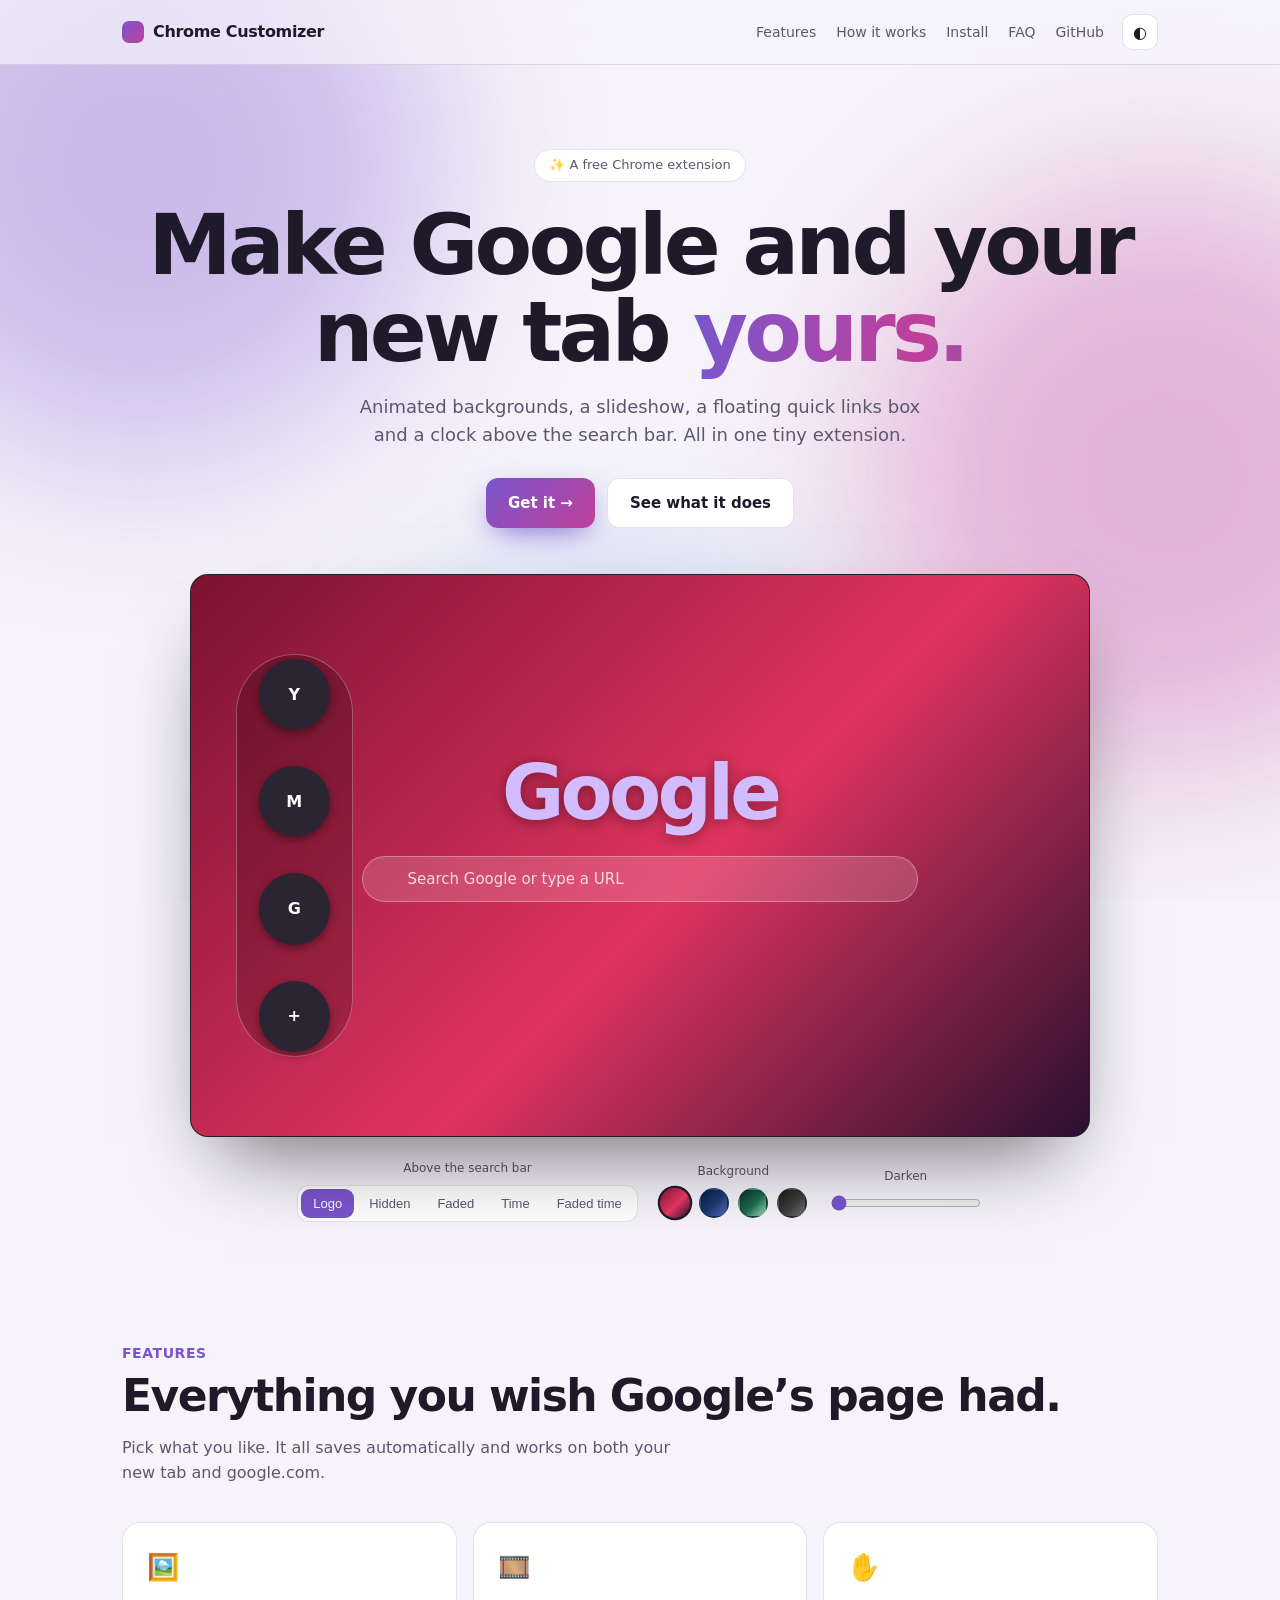
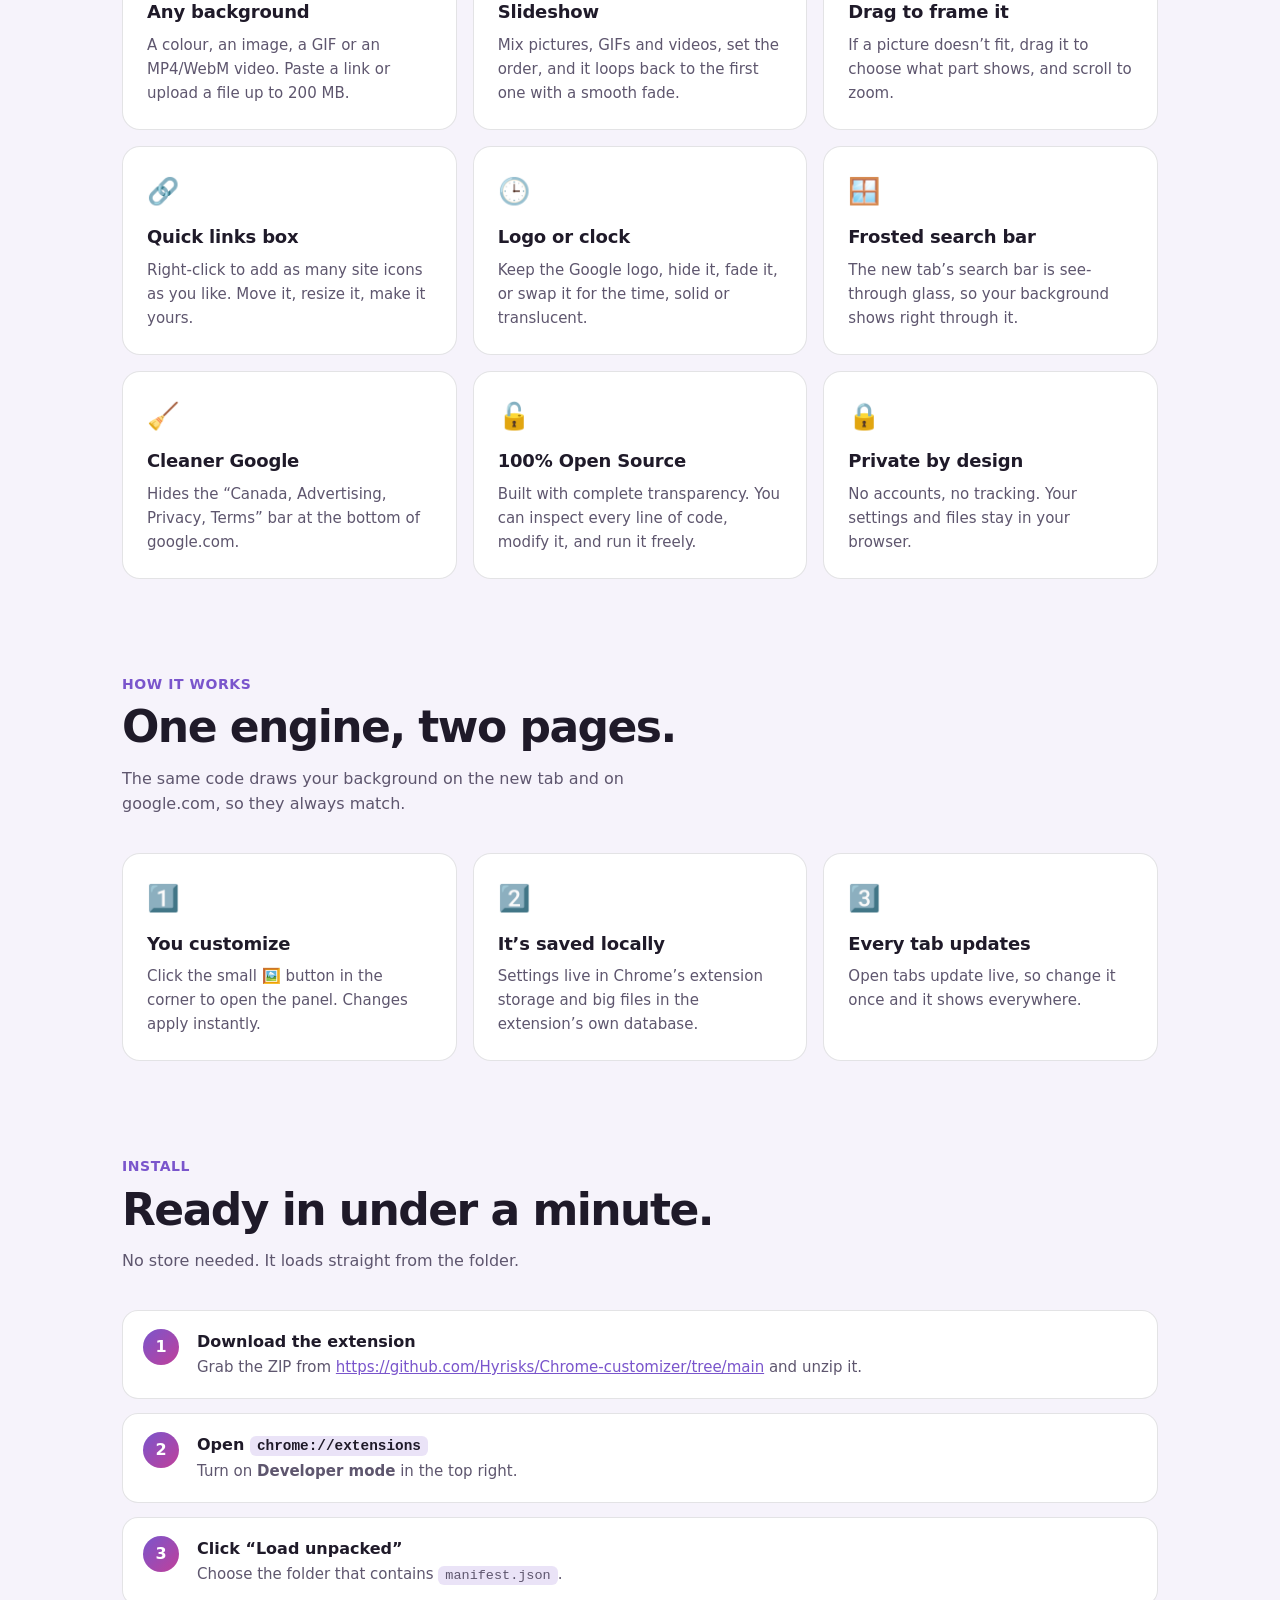
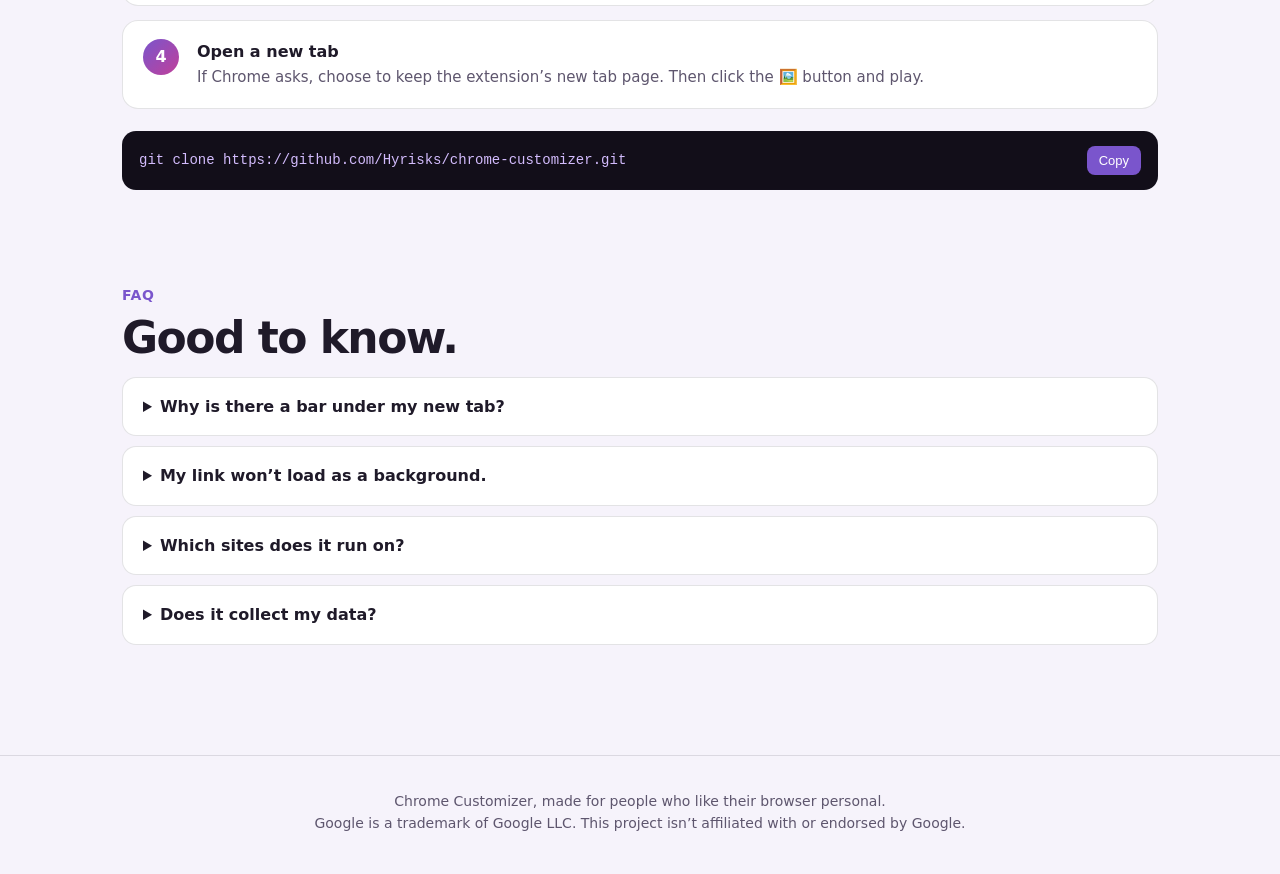
<file: index.html>
<!DOCTYPE html>
<html lang="en">
<head>
<link rel="icon" type="image/png" sizes="32x32" href="/favicon-32x32.png">
<link rel="icon" type="image/png" sizes="16x16" href="/favicon-16x16.png">
<link rel="apple-touch-icon" sizes="180x180" href="/apple-touch-icon.png">
<meta charset="utf-8">
<meta name="viewport" content="width=device-width, initial-scale=1, viewport-fit=cover">
<title>Chrome Customizer: make Google and your new tab yours</title>
<meta name="description" content="A Chrome extension for animated backgrounds, slideshows, a quick links box and a clock on Google and your new tab.">
<style>
:root{--bg:#f6f3fb;--surface:#fff;--text:#1f1a29;--muted:#5e566e;--line:rgba(31,26,41,.12);--accent:#7a55cc;--accent2:#c0409a;--lav:#6b46c1;--blob:.35;
  box-sizing:border-box;padding-top:env(safe-area-inset-top,0px);padding-bottom:env(safe-area-inset-bottom,0px)}
@media(prefers-color-scheme:dark){:root:not([data-theme="light"]){--bg:#15111d;--surface:#211b2d;--text:#f3eefb;--muted:#a79fb8;--line:rgba(255,255,255,.1);--accent:#8e6bd8;--accent2:#e0529c;--lav:#d3bcfd;--blob:.5}}
:root[data-theme="dark"]{--bg:#15111d;--surface:#211b2d;--text:#f3eefb;--muted:#a79fb8;--line:rgba(255,255,255,.1);--accent:#8e6bd8;--accent2:#e0529c;--lav:#d3bcfd;--blob:.5}
html{scroll-behavior:smooth;scroll-padding-top:calc(72px + env(safe-area-inset-top,0px))}
*{box-sizing:border-box}
body{margin:0;background:var(--bg);color:var(--text);font:16px/1.6 "Segoe UI",system-ui,-apple-system,Arial,sans-serif;overflow-x:hidden}
a{color:inherit}
.wrap{max-width:1080px;margin:0 auto;padding:0 22px}
/* aurora background */
.aurora{position:fixed;inset:0;z-index:0;pointer-events:none;overflow:hidden}
.aurora i{position:absolute;width:46vmax;height:46vmax;border-radius:50%;filter:blur(90px);opacity:var(--blob);animation:drift 22s ease-in-out infinite alternate}
.aurora i:nth-child(1){background:var(--accent);left:-12vmax;top:-10vmax}
.aurora i:nth-child(2){background:var(--accent2);right:-14vmax;top:20vh;animation-duration:28s}
.aurora i:nth-child(3){background:#3a7bd5;left:25vw;bottom:-22vmax;animation-duration:34s}
@keyframes drift{to{transform:translate(8vmax,6vmax) scale(1.15)}}
#glow{position:fixed;width:340px;height:340px;margin:-170px 0 0 -170px;border-radius:50%;background:radial-gradient(circle,var(--accent) 0,transparent 65%);opacity:.18;pointer-events:none;z-index:0;left:-400px;top:-400px}
main,header,footer{position:relative;z-index:1}
/* nav */
nav{position:sticky;top:0;z-index:20;backdrop-filter:blur(14px);-webkit-backdrop-filter:blur(14px);background:color-mix(in srgb,var(--bg) 70%,transparent);border-bottom:1px solid var(--line);padding-top:env(safe-area-inset-top,0px)}
nav .wrap{display:flex;align-items:center;gap:18px;height:64px}
.brand{font-weight:700;letter-spacing:-.02em;text-decoration:none;display:flex;align-items:center;gap:9px}
.logo-dot{width:22px;height:22px;border-radius:7px;background:linear-gradient(135deg,var(--accent),var(--accent2))}
nav .links{margin-left:auto;display:flex;gap:20px;font-size:14px}
nav .links a{text-decoration:none;color:var(--muted)}nav .links a:hover{color:var(--text)}
.iconbtn{background:var(--surface);border:1px solid var(--line);color:var(--text);border-radius:10px;width:36px;height:36px;cursor:pointer;font-size:16px}
@media(max-width:640px){nav .links a:not(.keep){display:none}}
/* buttons */
.btn{display:inline-flex;align-items:center;gap:8px;padding:12px 22px;border-radius:12px;font-weight:600;text-decoration:none;border:1px solid var(--line);background:var(--surface);cursor:pointer;font-size:15px;transition:transform .15s,box-shadow .2s}
.btn:hover{transform:translateY(-2px)}
.btn.primary{background:linear-gradient(135deg,var(--accent),var(--accent2));color:#fff;border:0;box-shadow:0 10px 30px -10px var(--accent)}
/* hero */
.hero{text-align:center;padding:84px 0 36px}
.pill{display:inline-block;padding:5px 14px;border:1px solid var(--line);border-radius:99px;font-size:13px;color:var(--muted);background:var(--surface)}
h1{font-size:clamp(40px,7.5vw,84px);line-height:1.04;letter-spacing:-.045em;margin:20px 0 16px}
.grad{background:linear-gradient(90deg,var(--accent),var(--accent2),#3a7bd5,var(--accent));background-size:250% 100%;-webkit-background-clip:text;background-clip:text;color:transparent;animation:shine 8s linear infinite}
@keyframes shine{to{background-position:250% 0}}
.hero p.lead{max-width:600px;margin:0 auto 28px;color:var(--muted);font-size:18px}
.cta{display:flex;gap:12px;justify-content:center;flex-wrap:wrap}
/* demo */
.stage{perspective:1200px;margin:46px auto 0;max-width:900px}
.mock{position:relative;aspect-ratio:16/10;border-radius:18px;overflow:hidden;border:1px solid var(--line);box-shadow:0 40px 80px -30px rgba(0,0,0,.6);transition:transform .15s;background:#222}
.mock .bg{position:absolute;inset:0;transition:background .6s}
.mock .dim{position:absolute;inset:0;background:#000;opacity:0;transition:opacity .2s}
.mock .center{position:absolute;inset:0;display:flex;flex-direction:column;align-items:center;justify-content:center;gap:5%;padding-bottom:6%}
.m-logo{font-size:clamp(30px,8vw,76px);font-weight:600;letter-spacing:-.05em;line-height:1;color:#d3bcfd;text-shadow:0 2px 14px rgba(0,0,0,.4);transition:opacity .3s;font-variant-numeric:tabular-nums}
.m-search{width:62%;height:clamp(24px,5.4vw,46px);border-radius:99px;background:rgba(255,255,255,.16);border:1px solid rgba(255,255,255,.3);backdrop-filter:blur(10px);-webkit-backdrop-filter:blur(10px);display:flex;align-items:center;padding:0 5%;color:rgba(255,255,255,.8);font-size:clamp(9px,1.7vw,15px)}
.m-box{position:absolute;left:5%;top:14%;bottom:14%;width:13%;border:1px solid rgba(255,255,255,.28);border-radius:99px;background:rgba(0,0,0,.2);display:flex;flex-direction:column;align-items:center;justify-content:center;gap:9%}
.m-box b{width:62%;aspect-ratio:1;border-radius:50%;background:#2a2433;color:#fff;display:grid;place-items:center;font-size:clamp(8px,1.8vw,16px);box-shadow:0 3px 8px rgba(0,0,0,.4);animation:bob 3.5s ease-in-out infinite}
.m-box b:nth-child(2){animation-delay:.5s}.m-box b:nth-child(3){animation-delay:1s}.m-box b:nth-child(4){animation-delay:1.5s}
@keyframes bob{50%{transform:translateY(-5px)}}
.controls{display:flex;flex-wrap:wrap;gap:22px;justify-content:center;margin-top:22px;align-items:center}
.grp{display:flex;flex-direction:column;gap:7px;align-items:center}
.grp small{color:var(--muted);font-size:12px}
.seg{display:flex;gap:3px;background:var(--surface);border:1px solid var(--line);border-radius:12px;padding:3px;flex-wrap:wrap;justify-content:center}
.seg button{border:0;background:none;color:var(--muted);padding:7px 12px;border-radius:9px;cursor:pointer;font-size:13px}
.seg button.on{background:var(--accent);color:#fff}
.sw{display:flex;gap:9px}.sw button{width:30px;height:30px;border-radius:50%;border:2px solid var(--line);cursor:pointer;transition:transform .15s}
.sw button.on{border-color:var(--text);transform:scale(1.15)}
input[type=range]{accent-color:var(--accent);width:150px}
/* sections */
section{padding:84px 0 10px}
.eyebrow{color:var(--accent);font-weight:600;font-size:14px;letter-spacing:.04em}
h2{font-size:clamp(28px,4.6vw,44px);letter-spacing:-.035em;line-height:1.1;margin:8px 0 14px}
.sub{color:var(--muted);max-width:560px;margin:0 0 36px}
.grid{display:grid;grid-template-columns:repeat(auto-fit,minmax(250px,1fr));gap:16px}
.card{position:relative;background:var(--surface);border:1px solid var(--line);border-radius:18px;padding:24px;overflow:hidden;transition:transform .2s}
.card:hover{transform:translateY(-4px)}
.card::before{content:"";position:absolute;inset:0;background:radial-gradient(260px circle at var(--mx,50%) var(--my,0%),color-mix(in srgb,var(--accent) 28%,transparent),transparent 70%);opacity:0;transition:opacity .25s}
.card:hover::before{opacity:1}
.card>*{position:relative}
.card .ic{font-size:26px;margin-bottom:10px}
.card h3{margin:0 0 6px;font-size:18px;letter-spacing:-.01em}
.card p{margin:0;color:var(--muted);font-size:15px}
/* steps */
.steps{counter-reset:s;display:grid;gap:14px}
.step{display:flex;gap:18px;align-items:flex-start;background:var(--surface);border:1px solid var(--line);border-radius:16px;padding:18px 20px}
.step::before{counter-increment:s;content:counter(s);flex:none;width:36px;height:36px;border-radius:50%;display:grid;place-items:center;font-weight:700;color:#fff;background:linear-gradient(135deg,var(--accent),var(--accent2))}
.step b{display:block}.step span{color:var(--muted);font-size:15px}
code{font-family:ui-monospace,Consolas,monospace;background:color-mix(in srgb,var(--accent) 16%,transparent);padding:2px 7px;border-radius:6px;font-size:.9em}
.term{display:flex;align-items:center;gap:10px;margin-top:22px;background:#120e19;color:#d3bcfd;border:1px solid var(--line);border-radius:14px;padding:14px 16px;font-family:ui-monospace,Consolas,monospace;font-size:14px;overflow-x:auto}
.term span{flex:1;white-space:nowrap}
.term button{background:var(--accent);color:#fff;border:0;border-radius:8px;padding:7px 12px;cursor:pointer;font-size:13px}
/* faq */
details{background:var(--surface);border:1px solid var(--line);border-radius:14px;padding:16px 20px;margin-bottom:10px}
summary{cursor:pointer;font-weight:600}
details p{color:var(--muted);margin:10px 0 0}
footer{margin-top:90px;border-top:1px solid var(--line);padding:34px 0 calc(40px + env(safe-area-inset-bottom,0px));color:var(--muted);font-size:14px;text-align:center}
/* reveal */
.rv{opacity:0;transform:translateY(26px);transition:opacity .7s,transform .7s}
.rv.in{opacity:1;transform:none}
@media(prefers-reduced-motion:reduce){*{animation:none!important;transition:none!important}.rv{opacity:1;transform:none}html{scroll-behavior:auto}}
</style>
</head>
<body>
<div class="aurora"><i></i><i></i><i></i></div>
<div id="glow"></div>

<nav><div class="wrap">
  <a class="brand" href="#top"><span class="logo-dot"></span>Chrome Customizer</a>
  <div class="links"><a href="#features">Features</a><a href="#how">How it works</a><a href="#install">Install</a><a href="#faq">FAQ</a><a class="keep" href="https://github.com/Hyrisks/Chrome-customizer/tree/main" target="_blank">GitHub</a></div>
  <button class="iconbtn" id="theme" aria-label="Toggle light and dark theme">◐</button>
</div></nav>

<header id="top" class="wrap hero">
  <span class="pill">✨ A free Chrome extension</span>
  <h1>Make Google and your new tab <span class="grad">yours.</span></h1>
  <p class="lead">Animated backgrounds, a slideshow, a floating quick links box and a clock above the search bar. All in one tiny extension.</p>
  <div class="cta"><a class="btn primary" href="#install">Get it →</a><a class="btn" href="#features">See what it does</a></div>

  <div class="stage"><div class="mock" id="mock">
    <div class="bg" id="mbg"></div><div class="dim" id="mdim"></div>
    <div class="m-box"><b>Y</b><b>M</b><b>G</b><b>+</b></div>
    <div class="center"><div class="m-logo" id="mlogo">Google</div><div class="m-search">Search Google or type a URL</div></div>
  </div>
  <div class="controls">
    <div class="grp"><small>Above the search bar</small><div class="seg" id="logoSeg">
      <button data-m="logo" class="on">Logo</button><button data-m="hidden">Hidden</button><button data-m="glass">Faded</button><button data-m="time">Time</button><button data-m="timeglass">Faded time</button></div></div>
    <div class="grp"><small>Background</small><div class="sw" id="sw"></div></div>
    <div class="grp"><small>Darken</small><input type="range" id="dimr" min="0" max="70" value="0" aria-label="Darken"></div>
  </div></div>
</header>

<main class="wrap">
<section id="features">
  <div class="eyebrow rv">FEATURES</div><h2 class="rv">Everything you wish Google’s page had.</h2>
  <p class="sub rv">Pick what you like. It all saves automatically and works on both your new tab and google.com.</p>
  <div class="grid">
    <div class="card rv"><div class="ic">🖼️</div><h3>Any background</h3><p>A colour, an image, a GIF or an MP4/WebM video. Paste a link or upload a file up to 200 MB.</p></div>
    <div class="card rv"><div class="ic">🎞️</div><h3>Slideshow</h3><p>Mix pictures, GIFs and videos, set the order, and it loops back to the first one with a smooth fade.</p></div>
    <div class="card rv"><div class="ic">✋</div><h3>Drag to frame it</h3><p>If a picture doesn’t fit, drag it to choose what part shows, and scroll to zoom.</p></div>
    <div class="card rv"><div class="ic">🔗</div><h3>Quick links box</h3><p>Right-click to add as many site icons as you like. Move it, resize it, make it yours.</p></div>
    <div class="card rv"><div class="ic">🕒</div><h3>Logo or clock</h3><p>Keep the Google logo, hide it, fade it, or swap it for the time, solid or translucent.</p></div>
    <div class="card rv"><div class="ic">🪟</div><h3>Frosted search bar</h3><p>The new tab’s search bar is see-through glass, so your background shows right through it.</p></div>
    <div class="card rv"><div class="ic">🧹</div><h3>Cleaner Google</h3><p>Hides the “Canada, Advertising, Privacy, Terms” bar at the bottom of google.com.</p></div>
    <div class="card rv"><div class="ic">🔓</div><h3>100% Open Source</h3><p>Built with complete transparency. You can inspect every line of code, modify it, and run it freely.</p></div>
    <div class="card rv"><div class="ic">🔒</div><h3>Private by design</h3><p>No accounts, no tracking. Your settings and files stay in your browser.</p></div>
  </div>
</section>

<section id="how">
  <div class="eyebrow rv">HOW IT WORKS</div><h2 class="rv">One engine, two pages.</h2>
  <p class="sub rv">The same code draws your background on the new tab and on google.com, so they always match.</p>
  <div class="grid">
    <div class="card rv"><div class="ic">1️⃣</div><h3>You customize</h3><p>Click the small 🖼️ button in the corner to open the panel. Changes apply instantly.</p></div>
    <div class="card rv"><div class="ic">2️⃣</div><h3>It’s saved locally</h3><p>Settings live in Chrome’s extension storage and big files in the extension’s own database.</p></div>
    <div class="card rv"><div class="ic">3️⃣</div><h3>Every tab updates</h3><p>Open tabs update live, so change it once and it shows everywhere.</p></div>
  </div>
</section>

<section id="install">
  <div class="eyebrow rv">INSTALL</div><h2 class="rv">Ready in under a minute.</h2>
  <p class="sub rv">No store needed. It loads straight from the folder.</p>
  <div class="steps">
    <div class="step rv"><div><b>Download the extension</b><span>Grab the ZIP from <a href="https://github.com/Hyrisks/Chrome-customizer/tree/main" target="_blank" style="color:var(--accent)">https://github.com/Hyrisks/Chrome-customizer/tree/main</a> and unzip it.</span></div></div>
    <div class="step rv"><div><b>Open <code>chrome://extensions</code></b><span>Turn on <b style="display:inline">Developer mode</b> in the top right.</span></div></div>
    <div class="step rv"><div><b>Click “Load unpacked”</b><span>Choose the folder that contains <code>manifest.json</code>.</span></div></div>
    <div class="step rv"><div><b>Open a new tab</b><span>If Chrome asks, choose to keep the extension’s new tab page. Then click the 🖼️ button and play.</span></div></div>
  </div>
  <div class="term rv"><span id="cmd">git clone https://github.com/Hyrisks/chrome-customizer.git</span><button id="copy">Copy</button></div>
</section>

<section id="faq">
  <div class="eyebrow rv">FAQ</div><h2 class="rv">Good to know.</h2>
  <details class="rv"><summary>Why is there a bar under my new tab?</summary><p>Chrome adds it to extension-made new tab pages. Right-click it and choose “Hide footer on New Tab page”. Extensions can’t remove it.</p></details>
  <details class="rv"><summary>My link won’t load as a background.</summary><p>Use a direct link to the file (ending in .gif, .png, .jpg, .mp4 or .webm), or download it and use Upload instead.</p></details>
  <details class="rv"><summary>Which sites does it run on?</summary><p>Only your new tab page and google.com / google.ca. You can add other Google domains in the manifest.</p></details>
  <details class="rv"><summary>Does it collect my data?</summary><p>No. Nothing leaves your browser. Site icons are fetched from Google’s favicon service, and a background link loads from the site that hosts it.</p></details>
</section>
</main>

<footer><div class="wrap">Chrome Customizer, made for people who like their browser personal.<br>Google is a trademark of Google LLC. This project isn’t affiliated with or endorsed by Google.</div></footer>

<script>
(function(){
  var $=function(s){return document.querySelector(s)};
  var root=document.documentElement;
  // theme toggle
  try{var t=localStorage.getItem('cc-theme');if(t)root.setAttribute('data-theme',t)}catch(e){}
  $('#theme').onclick=function(){
    var dark=root.getAttribute('data-theme')?root.getAttribute('data-theme')==='dark':matchMedia('(prefers-color-scheme: dark)').matches;
    var n=dark?'light':'dark';root.setAttribute('data-theme',n);try{localStorage.setItem('cc-theme',n)}catch(e){}
  };
  // demo
  var bgs=[['linear-gradient(135deg,#7b1230,#e0345f 55%,#2a1030)','#e0345f'],['linear-gradient(135deg,#0b2447,#19376d 50%,#576cbc)','#576cbc'],['linear-gradient(135deg,#0f2a1f,#1f6f54 55%,#a3e4b7)','#1f6f54'],['linear-gradient(135deg,#1a1a1a,#3d3d3d 55%,#777)','#555']];
  var sw=$('#sw');
  bgs.forEach(function(b,i){var e=document.createElement('button');e.style.background=b[0];e.setAttribute('aria-label','Background '+(i+1));if(!i)e.className='on';
    e.onclick=function(){$('#mbg').style.background=b[0];[].forEach.call(sw.children,function(x){x.classList.remove('on')});e.classList.add('on')};sw.appendChild(e)});
  $('#mbg').style.background=bgs[0][0];
  var mode='logo',logo=$('#mlogo');
  function tm(){var d=new Date();return (d.getHours()%12||12)+':'+String(d.getMinutes()).padStart(2,'0')}
  function render(){var tmode=mode==='time'||mode==='timeglass';logo.textContent=tmode?tm():'Google';
    logo.style.visibility=mode==='hidden'?'hidden':'visible';logo.style.opacity=(mode==='glass'||mode==='timeglass')?.3:1}
  [].forEach.call($('#logoSeg').children,function(b){b.onclick=function(){mode=b.dataset.m;[].forEach.call(b.parentNode.children,function(x){x.classList.remove('on')});b.classList.add('on');render()}});
  setInterval(render,1000);render();
  $('#dimr').oninput=function(){$('#mdim').style.opacity=this.value/100};
  // tilt
  var st=document.querySelector('.stage'),mock=$('#mock');
  if(!matchMedia('(prefers-reduced-motion: reduce)').matches){
    st.addEventListener('mousemove',function(e){var r=mock.getBoundingClientRect(),x=(e.clientX-r.left)/r.width-.5,y=(e.clientY-r.top)/r.height-.5;mock.style.transform='rotateY('+x*7+'deg) rotateX('+(-y*7)+'deg)'});
    st.addEventListener('mouseleave',function(){mock.style.transform=''});
    var g=$('#glow');document.addEventListener('mousemove',function(e){g.style.left=e.clientX+'px';g.style.top=e.clientY+'px'});
  }
  // card spotlight
  [].forEach.call(document.querySelectorAll('.card'),function(c){c.addEventListener('mousemove',function(e){var r=c.getBoundingClientRect();c.style.setProperty('--mx',(e.clientX-r.left)+'px');c.style.setProperty('--my',(e.clientY-r.top)+'px')})});
  // reveal
  var els=document.querySelectorAll('.rv');
  if('IntersectionObserver' in window){var io=new IntersectionObserver(function(es){es.forEach(function(x){if(x.isIntersecting){x.target.classList.add('in');io.unobserve(x.target)}})},{threshold:.12});els.forEach(function(e,i){e.style.transitionDelay=(i%4)*70+'ms';io.observe(e)})}else{els.forEach(function(e){e.classList.add('in')})}
  // copy
  $('#copy').onclick=function(){var b=this,txt=$('#cmd').textContent;var done=function(){b.textContent='Copied!';setTimeout(function(){b.textContent='Copy'},1500)};
    try{navigator.clipboard.writeText(txt).then(done,done)}catch(e){done()}};
})();
</script>
</body>
</html>
</file>
